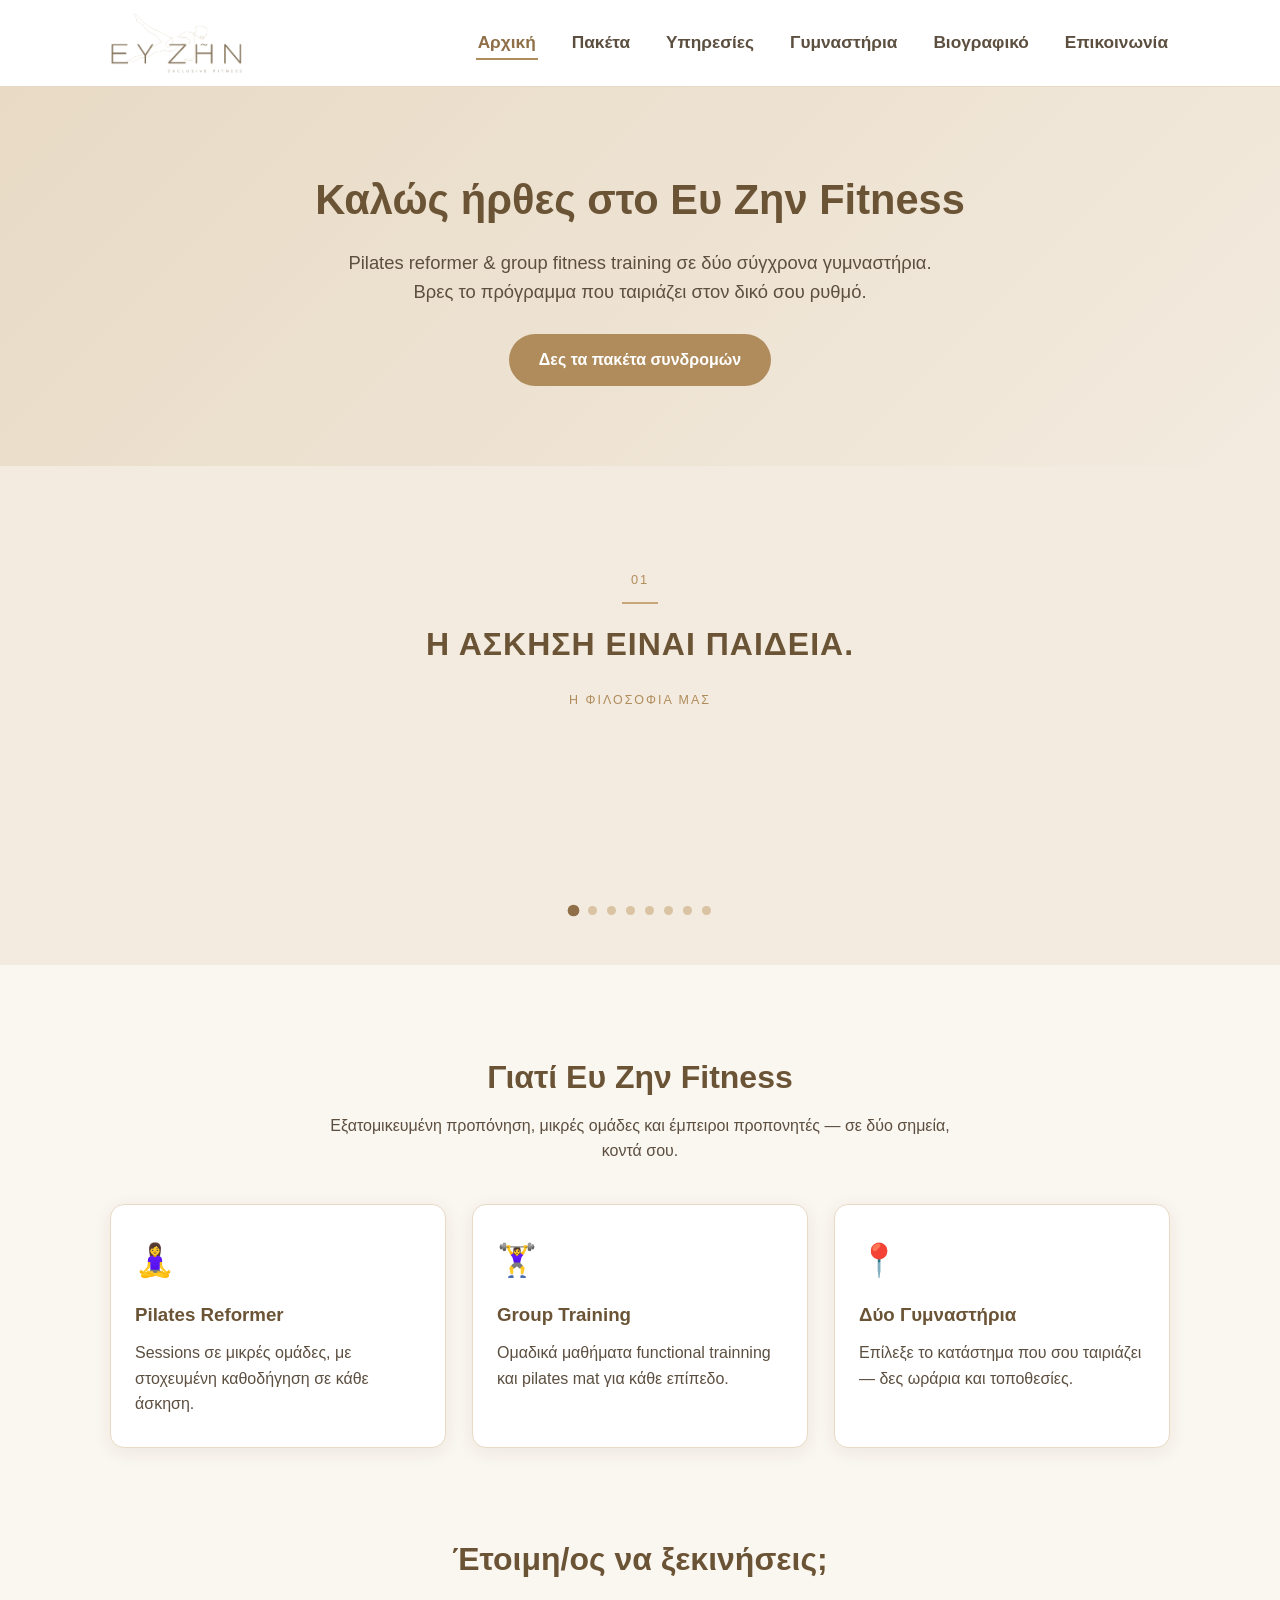
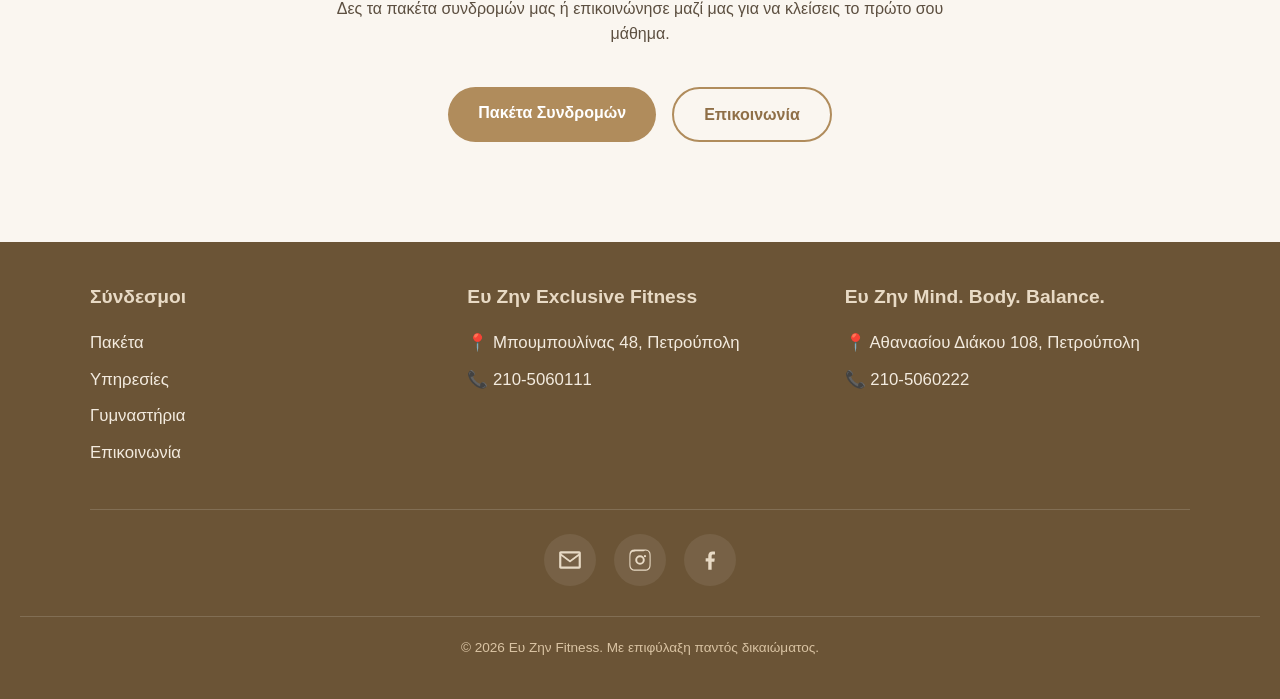
<file: index.html>
<!DOCTYPE html>
<html lang="el">
<head>
<meta charset="UTF-8">
<meta name="viewport" content="width=device-width, initial-scale=1.0">
<title>Ευ Ζην Fitness | Αρχική</title>
<link rel="stylesheet" href="css/style.css">
</head>
<body>

<header>
  <div class="nav-wrap">
    <a href="index.html" class="logo">
        <img src="images/logo.png" alt="Ευ Ζην Fitness λογότυπο">
    </a>
    <button class="nav-toggle" onclick="document.querySelector('nav ul').classList.toggle('open')">☰</button>
    <nav>
      <ul>
        <li><a href="index.html" class="active">Αρχική</a></li>
        <li><a href="packages.html">Πακέτα</a></li>
        <li><a href="services.html">Υπηρεσίες</a></li>
        <li><a href="gyms.html">Γυμναστήρια</a></li>
        <li><a href="bio.html">Βιογραφικό</a></li>
        <li><a href="contact.html">Επικοινωνία</a></li>
      </ul>
    </nav>
  </div>
</header>

<section class="hero">
  <h1>Καλώς ήρθες στο Ευ Ζην Fitness</h1>
  <p>Pilates reformer &amp; group fitness training σε δύο σύγχρονα γυμναστήρια. Βρες το πρόγραμμα που ταιριάζει στον δικό σου ρυθμό.</p>
  <a href="packages.html" class="btn">Δες τα πακέτα συνδρομών</a>
</section>

<section class="philosophy">
  <div class="phil-carousel" id="philCarousel">

    <div class="phil-slide active">
      <span class="phil-num">01</span>
      <h2 class="phil-big">Η άσκηση είναι παιδεία.</h2>
      <span class="phil-tag">Η ΦΙΛΟΣΟΦΙΑ ΜΑΣ</span>
    </div>

    <div class="phil-slide">
      <span class="phil-num">02</span>
      <h3>Το ΕΥ ΖΗΝ γεννήθηκε από μια διαχρονική ελληνική ιδέα.</h3>
      <p>Οι αρχαίοι Έλληνες πίστευαν ότι η κίνηση καλλιεργεί το σώμα, τον νου και τον χαρακτήρα.</p>
      <p>Για εμάς, η άσκηση δεν είναι απλώς προπόνηση. Είναι τρόπος ζωής.</p>
    </div>

    <div class="phil-slide">
      <span class="phil-num">03</span>
      <h3>Η φιλοσοφία μας</h3>
      <ul class="phil-list">
        <li>Ποιοτική κίνηση</li>
        <li>Ισορροπία σώματος &amp; νου</li>
        <li>Συνειδητή άσκηση</li>
        <li>Ευεξία με διάρκεια</li>
      </ul>
    </div>

    <div class="phil-slide">
      <span class="phil-num">04</span>
      <h3>Πίσω από το έργο μας</h3>
      <p>Η Αλίκη είναι πτυχιούχος ΤΕΦΑΑ με:</p>
      <ul class="phil-list">
        <li>Μεταπτυχιακό στην Κοινωνιολογία, Ιστορία &amp; Ανθρωπολογία του Αθλητισμού</li>
        <li>Ειδικότητα στην Ειδική Φυσική Αγωγή &amp; Θεραπευτική Γυμναστική</li>
      </ul>
    </div>

    <div class="phil-slide">
      <span class="phil-num">05</span>
      <h3>Συνεχής εξειδίκευση</h3>
      <ul class="phil-list">
        <li>Pilates Instructor</li>
        <li>Yoga Instructor</li>
        <li>Personal Trainer</li>
      </ul>
      <p>Η επιστημονική γνώση συναντά την εμπειρία και τη σωστή καθοδήγηση.</p>
    </div>

    <div class="phil-slide">
      <span class="phil-num">06</span>
      <h3>Στο ΕΥ ΖΗΝ κάθε συνεδρία έχει σκοπό.</h3>
      <ul class="phil-list">
        <li>Να κινείσαι σωστά.</li>
        <li>Να δυναμώνεις με ασφάλεια.</li>
        <li>Να γνωρίζεις καλύτερα το σώμα σου.</li>
      </ul>
    </div>

    <div class="phil-slide">
      <span class="phil-num">07</span>
      <h3>Μια σύγχρονη συνέχεια της σοφίας των προγόνων μας.</h3>
      <ul class="phil-list">
        <li>Να ζεις με ποιότητα.</li>
        <li>Να κινείσαι με νόημα.</li>
        <li>Να εξελίσσεσαι καθημερινά.</li>
      </ul>
    </div>

    <div class="phil-slide">
      <span class="phil-num">08</span>
      <h3 class="phil-big-sm">Η ευεξία δεν είναι προορισμός.</h3>
      <p>Είναι επιλογή που κάνεις κάθε μέρα.</p>
    </div>

  </div>

  <div class="phil-dots" id="philDots"></div>
</section>

<div class="container">
  <h2 class="section-title">Γιατί Ευ Ζην Fitness</h2>
  <p class="section-sub">Εξατομικευμένη προπόνηση, μικρές ομάδες και έμπειροι προπονητές — σε δύο σημεία, κοντά σου.</p>
  <div class="grid">
    <div class="card">
      <div class="icon">🧘‍♀️</div>
      <h3>Pilates Reformer</h3>
      <p>Sessions σε μικρές ομάδες, με στοχευμένη καθοδήγηση σε κάθε άσκηση.</p>
    </div>
    <div class="card">
      <div class="icon">🏋️‍♀️</div>
      <h3>Group Training</h3>
      <p>Ομαδικά μαθήματα functional trainning και pilates mat για κάθε επίπεδο.</p>
    </div>
    <div class="card">
      <div class="icon">📍</div>
      <h3>Δύο Γυμναστήρια</h3>
      <p>Επίλεξε το κατάστημα που σου ταιριάζει — δες ωράρια και τοποθεσίες.</p>
    </div>
  </div>
</div>

<div class="container" style="padding-top:0;">
  <h2 class="section-title">Έτοιμη/ος να ξεκινήσεις;</h2>
  <p class="section-sub">Δες τα πακέτα συνδρομών μας ή επικοινώνησε μαζί μας για να κλείσεις το πρώτο σου μάθημα.</p>
  <div style="text-align:center; display:flex; gap:16px; justify-content:center; flex-wrap:wrap;">
    <a href="packages.html" class="btn">Πακέτα Συνδρομών</a>
    <a href="contact.html" class="btn btn-outline">Επικοινωνία</a>
  </div>
</div>

<footer>
  <div class="footer-wrap">
    <div class="fcol">
      <h4>Σύνδεσμοι</h4>
      <a href="packages.html">Πακέτα</a>
      <a href="services.html">Υπηρεσίες</a>
      <a href="gyms.html">Γυμναστήρια</a>
      <a href="contact.html">Επικοινωνία</a>
    </div>
    <div class="fcol">
      <h4>Ευ Ζην Exclusive Fitness</h4>
      <p class="ficon-line"><span class="ficon">📍</span> Μπουμπουλίνας 48, Πετρούπολη</p>
      <p class="ficon-line"><span class="ficon">📞</span> 210-5060111</p>
    </div>
    <div class="fcol">
      <h4>Ευ Ζην Mind. Body. Balance.</h4>
      <p class="ficon-line"><span class="ficon">📍</span> Αθανασίου Διάκου 108, Πετρούπολη</p>
      <p class="ficon-line"><span class="ficon">📞</span> 210-5060222</p>
    </div>
  </div>
  <div class="social-row">
  <a href="mailto:euzinfitness@gmail.com" aria-label="Email" class="social-icon">
    <svg viewBox="0 0 24 24" width="22" height="22" fill="currentColor">
      <path d="M2 5.5C2 4.67 2.67 4 3.5 4h17c.83 0 1.5.67 1.5 1.5v13c0 .83-.67 1.5-1.5 1.5h-17C2.67 20 2 19.33 2 18.5v-13zm2 .4v.3l8 6 8-6v-.3H4zm16 2.3l-7.4 5.55a1 1 0 0 1-1.2 0L4 8.2V18h16V8.2z"/>
    </svg>
  </a>
  <a href="https://instagram.com/euzin_fitness" target="_blank" rel="noopener" aria-label="Instagram" class="social-icon">
    <svg viewBox="0 0 24 24" width="22" height="22" fill="currentColor">
      <path d="M12 2.2c3.2 0 3.58.01 4.85.07 1.17.05 1.8.25 2.23.41.56.22.96.48 1.38.9.42.42.68.82.9 1.38.16.42.36 1.06.41 2.23.06 1.27.07 1.65.07 4.85s-.01 3.58-.07 4.85c-.05 1.17-.25 1.8-.41 2.23-.22.56-.48.96-.9 1.38-.42.42-.82.68-1.38.9-.42.16-1.06.36-2.23.41-1.27.06-1.65.07-4.85.07s-3.58-.01-4.85-.07c-1.17-.05-1.8-.25-2.23-.41-.56-.22-.96-.48-1.38-.9-.42-.42-.68-.82-.9-1.38-.16-.42-.36-1.06-.41-2.23C2.21 15.58 2.2 15.2 2.2 12s.01-3.58.07-4.85c.05-1.17.25-1.8.41-2.23.22-.56.48-.96.9-1.38.42-.42.82-.68 1.38-.9.42-.16 1.06-.36 2.23-.41C8.42 2.21 8.8 2.2 12 2.2zm0 1.8c-3.14 0-3.5.01-4.73.07-.96.04-1.48.2-1.83.34-.46.18-.79.39-1.13.74-.35.34-.56.67-.74 1.13-.14.35-.3.87-.34 1.83C3.17 8.5 3.16 8.86 3.16 12s.01 3.5.07 4.73c.04.96.2 1.48.34 1.83.18.46.39.79.74 1.13.34.35.67.56 1.13.74.35.14.87.3 1.83.34 1.23.06 1.59.07 4.73.07s3.5-.01 4.73-.07c.96-.04 1.48-.2 1.83-.34.46-.18.79-.39 1.13-.74.35-.34.56-.67.74-1.13.14-.35.3-.87.34-1.83.06-1.23.07-1.59.07-4.73s-.01-3.5-.07-4.73c-.04-.96-.2-1.48-.34-1.83-.18-.46-.39-.79-.74-1.13a3.02 3.02 0 0 0-1.13-.74c-.35-.14-.87-.3-1.83-.34C15.5 4.01 15.14 4 12 4zm0 3.6a4.4 4.4 0 1 1 0 8.8 4.4 4.4 0 0 1 0-8.8zm0 1.8a2.6 2.6 0 1 0 0 5.2 2.6 2.6 0 0 0 0-5.2zm4.6-2a1.03 1.03 0 1 1 0 2.06 1.03 1.03 0 0 1 0-2.06z"/>
    </svg>
  </a>
  <a href="https://facebook.com/euzinexclusivefitness" target="_blank" rel="noopener" aria-label="Facebook" class="social-icon">
    <svg viewBox="0 0 24 24" width="22" height="22" fill="currentColor">
      <path d="M13.5 21v-7.5h2.5l.4-3H13.5V8.4c0-.87.24-1.46 1.5-1.46h1.6V4.3c-.28-.04-1.22-.12-2.32-.12-2.3 0-3.88 1.4-3.88 3.98v2.22H8v3h2.4V21h3.1z"/>
    </svg>
  </a>
</div>

  <div class="footer-bottom">© 2026 Ευ Ζην Fitness. Με επιφύλαξη παντός δικαιώματος.</div>
</footer>

<script>
    const slides = document.querySelectorAll('.phil-slide');
    const dotsWrap = document.getElementById('philDots');
    let current = 0;
    let timer;

    slides.forEach((_, i) => {
        const dot = document.createElement('button');
        dot.className = 'phil-dot' + (i === 0 ? ' active' : '');
        dot.addEventListener('click', () => goTo(i));
        dotsWrap.appendChild(dot);
    });
    const dots = document.querySelectorAll('.phil-dot');

    function goTo(index) {
        slides[current].classList.remove('active');
        dots[current].classList.remove('active');
        current = index;
        slides[current].classList.add('active');
        dots[current].classList.add('active');
        resetTimer();
    }

    function next() {
        goTo((current + 1) % slides.length);
    }

    function resetTimer() {
        clearInterval(timer);
        timer = setInterval(next, 5000);
    }

    resetTimer();
</script>

</body>
</html>
</file>
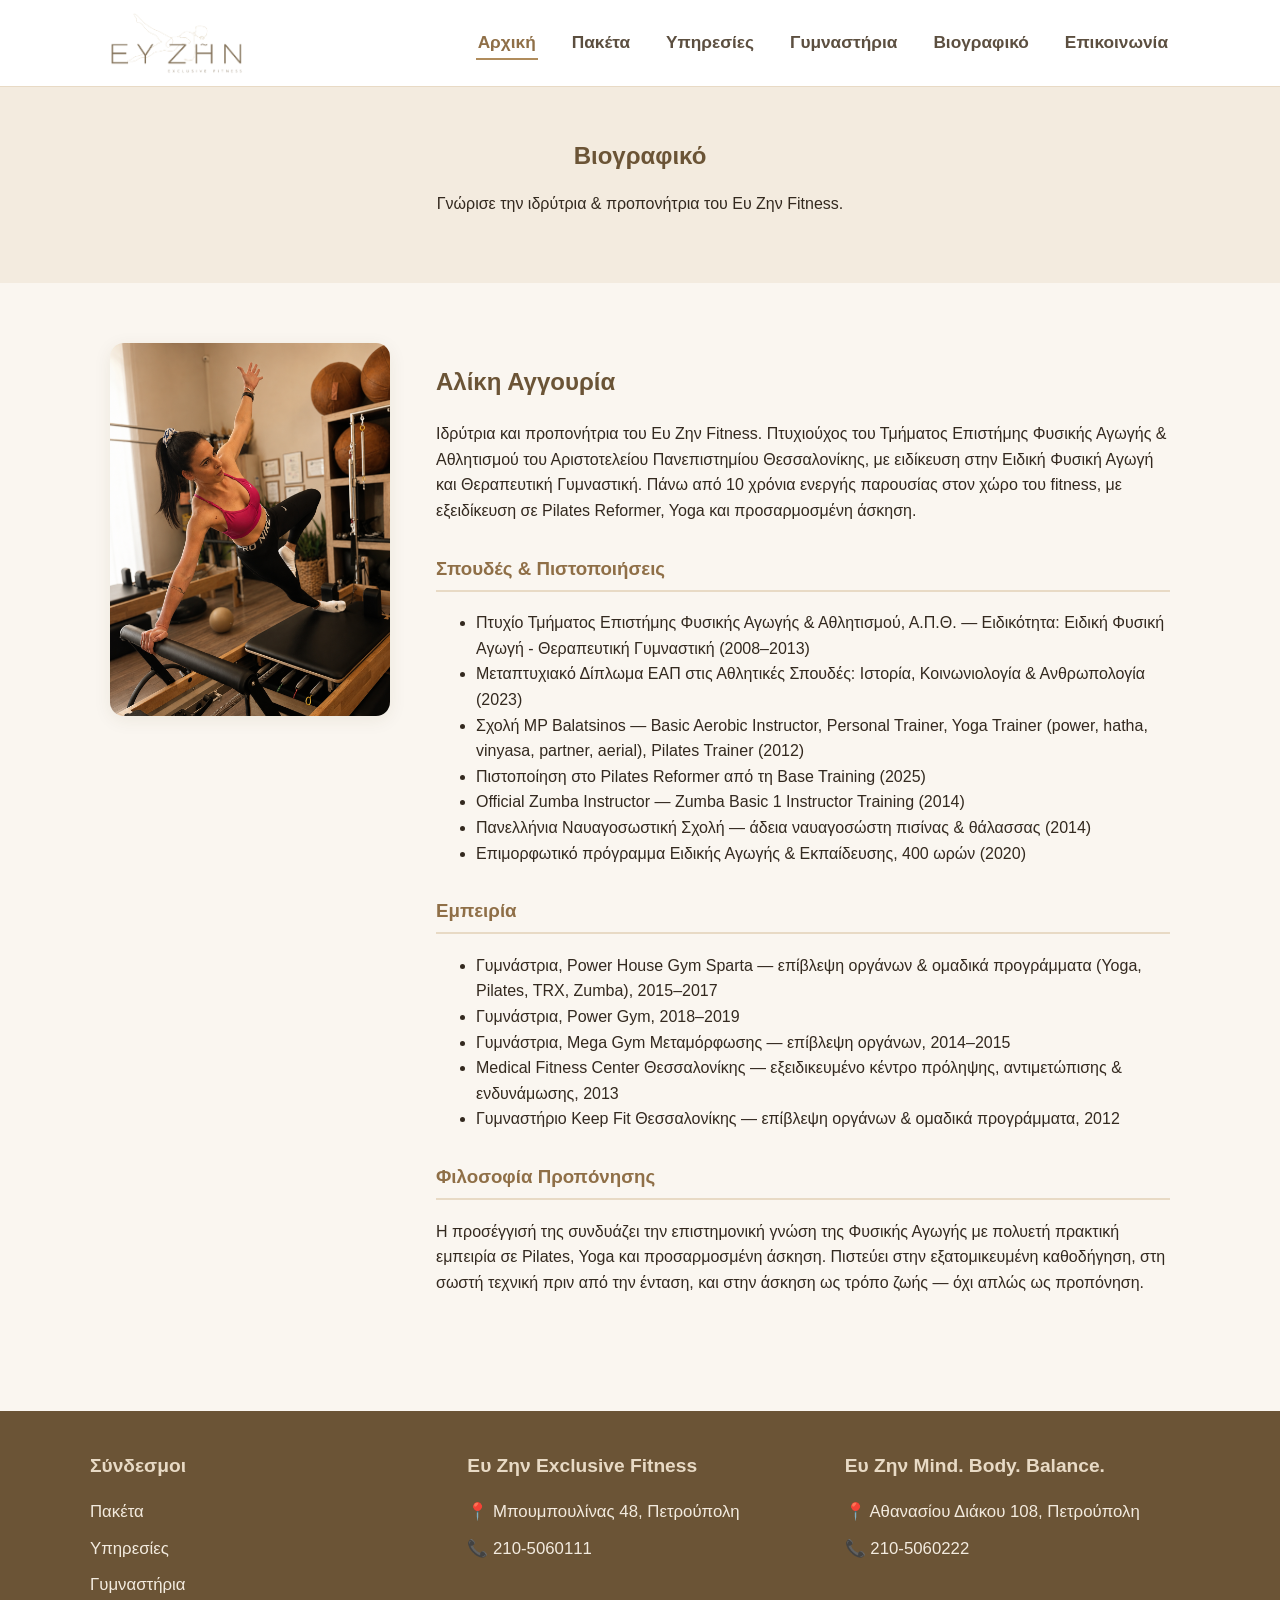
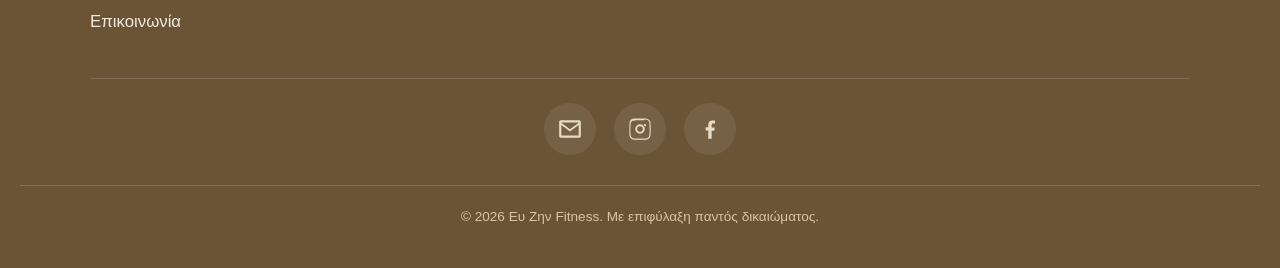
<file: bio.html>
<!DOCTYPE html>
<html lang="el">
<head>
<meta charset="UTF-8">
<meta name="viewport" content="width=device-width, initial-scale=1.0">
<title>Ευ Ζην Fitness | Βιογραφικό</title>
<link rel="stylesheet" href="css/style.css">
</head>
<body>

<header>
  <div class="nav-wrap">
    <a href="index.html" class="logo">
        <img src="images/logo.png" alt="Ευ Ζην Fitness λογότυπο">
    </a>
    <button class="nav-toggle" onclick="document.querySelector('nav ul').classList.toggle('open')">☰</button>
    <nav>
      <ul>
        <li><a href="index.html" class="active">Αρχική</a></li>
        <li><a href="packages.html">Πακέτα</a></li>
        <li><a href="services.html">Υπηρεσίες</a></li>
        <li><a href="gyms.html">Γυμναστήρια</a></li>
        <li><a href="bio.html">Βιογραφικό</a></li>
        <li><a href="contact.html">Επικοινωνία</a></li>
      </ul>
    </nav>
  </div>
</header>

<section class="page-hero">
  <h1>Βιογραφικό</h1>
  <p>Γνώρισε την ιδρύτρια &amp; προπονήτρια του Ευ Ζην Fitness.</p>
</section>

<div class="container">
  <div class="bio-wrap">
    <div class="bio-photo">
      <img src="images/trainer.PNG" alt="Αλίκη Αγγουρία">
    </div>
    <div class="bio-text">
      <h2>Αλίκη Αγγουρία</h2>
      <p>Ιδρύτρια και προπονήτρια του Ευ Ζην Fitness. Πτυχιούχος του Τμήματος Επιστήμης Φυσικής Αγωγής &amp; Αθλητισμού του Αριστοτελείου Πανεπιστημίου Θεσσαλονίκης, με ειδίκευση στην Ειδική Φυσική Αγωγή και Θεραπευτική Γυμναστική. Πάνω από 10 χρόνια ενεργής παρουσίας στον χώρο του fitness, με εξειδίκευση σε Pilates Reformer, Yoga και προσαρμοσμένη άσκηση.</p>

      <h3>Σπουδές &amp; Πιστοποιήσεις</h3>
      <ul>
        <li>Πτυχίο Τμήματος Επιστήμης Φυσικής Αγωγής &amp; Αθλητισμού, Α.Π.Θ. — Ειδικότητα: Ειδική Φυσική Αγωγή - Θεραπευτική Γυμναστική (2008–2013)</li>
        <li>Μεταπτυχιακό Δίπλωμα ΕΑΠ στις Αθλητικές Σπουδές: Ιστορία, Κοινωνιολογία &amp; Ανθρωπολογία (2023)</li>
        <li>Σχολή MP Balatsinos — Basic Aerobic Instructor, Personal Trainer, Yoga Trainer (power, hatha, vinyasa, partner, aerial), Pilates Trainer (2012)</li>
        <li>Πιστοποίηση στο Pilates Reformer από τη Base Training (2025)</li>
        <li>Official Zumba Instructor — Zumba Basic 1 Instructor Training (2014)</li>
        <li>Πανελλήνια Ναυαγοσωστική Σχολή — άδεια ναυαγοσώστη πισίνας &amp; θάλασσας (2014)</li>
        <li>Επιμορφωτικό πρόγραμμα Ειδικής Αγωγής &amp; Εκπαίδευσης, 400 ωρών (2020)</li>
      </ul>

      <h3>Εμπειρία</h3>
      <ul>
        <li>Γυμνάστρια, Power House Gym Sparta — επίβλεψη οργάνων &amp; ομαδικά προγράμματα (Yoga, Pilates, TRX, Zumba), 2015–2017</li>
        <li>Γυμνάστρια, Power Gym, 2018–2019</li>
        <li>Γυμνάστρια, Mega Gym Μεταμόρφωσης — επίβλεψη οργάνων, 2014–2015</li>
        <li>Medical Fitness Center Θεσσαλονίκης — εξειδικευμένο κέντρο πρόληψης, αντιμετώπισης &amp; ενδυνάμωσης, 2013</li>
        <li>Γυμναστήριο Keep Fit Θεσσαλονίκης — επίβλεψη οργάνων &amp; ομαδικά προγράμματα, 2012</li>
      </ul>

      <h3>Φιλοσοφία Προπόνησης</h3>
      <p>Η προσέγγισή της συνδυάζει την επιστημονική γνώση της Φυσικής Αγωγής με πολυετή πρακτική εμπειρία σε Pilates, Yoga και προσαρμοσμένη άσκηση. Πιστεύει στην εξατομικευμένη καθοδήγηση, στη σωστή τεχνική πριν από την ένταση, και στην άσκηση ως τρόπο ζωής — όχι απλώς ως προπόνηση.</p>
    </div>
  </div>
</div>

<footer>
  <div class="footer-wrap">
    <div class="fcol">
      <h4>Σύνδεσμοι</h4>
      <a href="packages.html">Πακέτα</a>
      <a href="services.html">Υπηρεσίες</a>
      <a href="gyms.html">Γυμναστήρια</a>
      <a href="contact.html">Επικοινωνία</a>
    </div>
    <div class="fcol">
      <h4>Ευ Ζην Exclusive Fitness</h4>
      <p class="ficon-line"><span class="ficon">📍</span> Μπουμπουλίνας 48, Πετρούπολη</p>
      <p class="ficon-line"><span class="ficon">📞</span> 210-5060111</p>
    </div>
    <div class="fcol">
      <h4>Ευ Ζην Mind. Body. Balance.</h4>
      <p class="ficon-line"><span class="ficon">📍</span> Αθανασίου Διάκου 108, Πετρούπολη</p>
      <p class="ficon-line"><span class="ficon">📞</span> 210-5060222</p>
    </div>
  </div>
  <div class="social-row">
  <a href="mailto:euzinfitness@gmail.com" aria-label="Email" class="social-icon">
    <svg viewBox="0 0 24 24" width="22" height="22" fill="currentColor">
      <path d="M2 5.5C2 4.67 2.67 4 3.5 4h17c.83 0 1.5.67 1.5 1.5v13c0 .83-.67 1.5-1.5 1.5h-17C2.67 20 2 19.33 2 18.5v-13zm2 .4v.3l8 6 8-6v-.3H4zm16 2.3l-7.4 5.55a1 1 0 0 1-1.2 0L4 8.2V18h16V8.2z"/>
    </svg>
  </a>
  <a href="https://instagram.com/euzin_fitness" target="_blank" rel="noopener" aria-label="Instagram" class="social-icon">
    <svg viewBox="0 0 24 24" width="22" height="22" fill="currentColor">
      <path d="M12 2.2c3.2 0 3.58.01 4.85.07 1.17.05 1.8.25 2.23.41.56.22.96.48 1.38.9.42.42.68.82.9 1.38.16.42.36 1.06.41 2.23.06 1.27.07 1.65.07 4.85s-.01 3.58-.07 4.85c-.05 1.17-.25 1.8-.41 2.23-.22.56-.48.96-.9 1.38-.42.42-.82.68-1.38.9-.42.16-1.06.36-2.23.41-1.27.06-1.65.07-4.85.07s-3.58-.01-4.85-.07c-1.17-.05-1.8-.25-2.23-.41-.56-.22-.96-.48-1.38-.9-.42-.42-.68-.82-.9-1.38-.16-.42-.36-1.06-.41-2.23C2.21 15.58 2.2 15.2 2.2 12s.01-3.58.07-4.85c.05-1.17.25-1.8.41-2.23.22-.56.48-.96.9-1.38.42-.42.82-.68 1.38-.9.42-.16 1.06-.36 2.23-.41C8.42 2.21 8.8 2.2 12 2.2zm0 1.8c-3.14 0-3.5.01-4.73.07-.96.04-1.48.2-1.83.34-.46.18-.79.39-1.13.74-.35.34-.56.67-.74 1.13-.14.35-.3.87-.34 1.83C3.17 8.5 3.16 8.86 3.16 12s.01 3.5.07 4.73c.04.96.2 1.48.34 1.83.18.46.39.79.74 1.13.34.35.67.56 1.13.74.35.14.87.3 1.83.34 1.23.06 1.59.07 4.73.07s3.5-.01 4.73-.07c.96-.04 1.48-.2 1.83-.34.46-.18.79-.39 1.13-.74.35-.34.56-.67.74-1.13.14-.35.3-.87.34-1.83.06-1.23.07-1.59.07-4.73s-.01-3.5-.07-4.73c-.04-.96-.2-1.48-.34-1.83-.18-.46-.39-.79-.74-1.13a3.02 3.02 0 0 0-1.13-.74c-.35-.14-.87-.3-1.83-.34C15.5 4.01 15.14 4 12 4zm0 3.6a4.4 4.4 0 1 1 0 8.8 4.4 4.4 0 0 1 0-8.8zm0 1.8a2.6 2.6 0 1 0 0 5.2 2.6 2.6 0 0 0 0-5.2zm4.6-2a1.03 1.03 0 1 1 0 2.06 1.03 1.03 0 0 1 0-2.06z"/>
    </svg>
  </a>
  <a href="https://facebook.com/euzinexclusivefitness" target="_blank" rel="noopener" aria-label="Facebook" class="social-icon">
    <svg viewBox="0 0 24 24" width="22" height="22" fill="currentColor">
      <path d="M13.5 21v-7.5h2.5l.4-3H13.5V8.4c0-.87.24-1.46 1.5-1.46h1.6V4.3c-.28-.04-1.22-.12-2.32-.12-2.3 0-3.88 1.4-3.88 3.98v2.22H8v3h2.4V21h3.1z"/>
    </svg>
  </a>
</div>

  <div class="footer-bottom">© 2026 Ευ Ζην Fitness. Με επιφύλαξη παντός δικαιώματος.</div>
</footer>

</body>
</html>
</file>
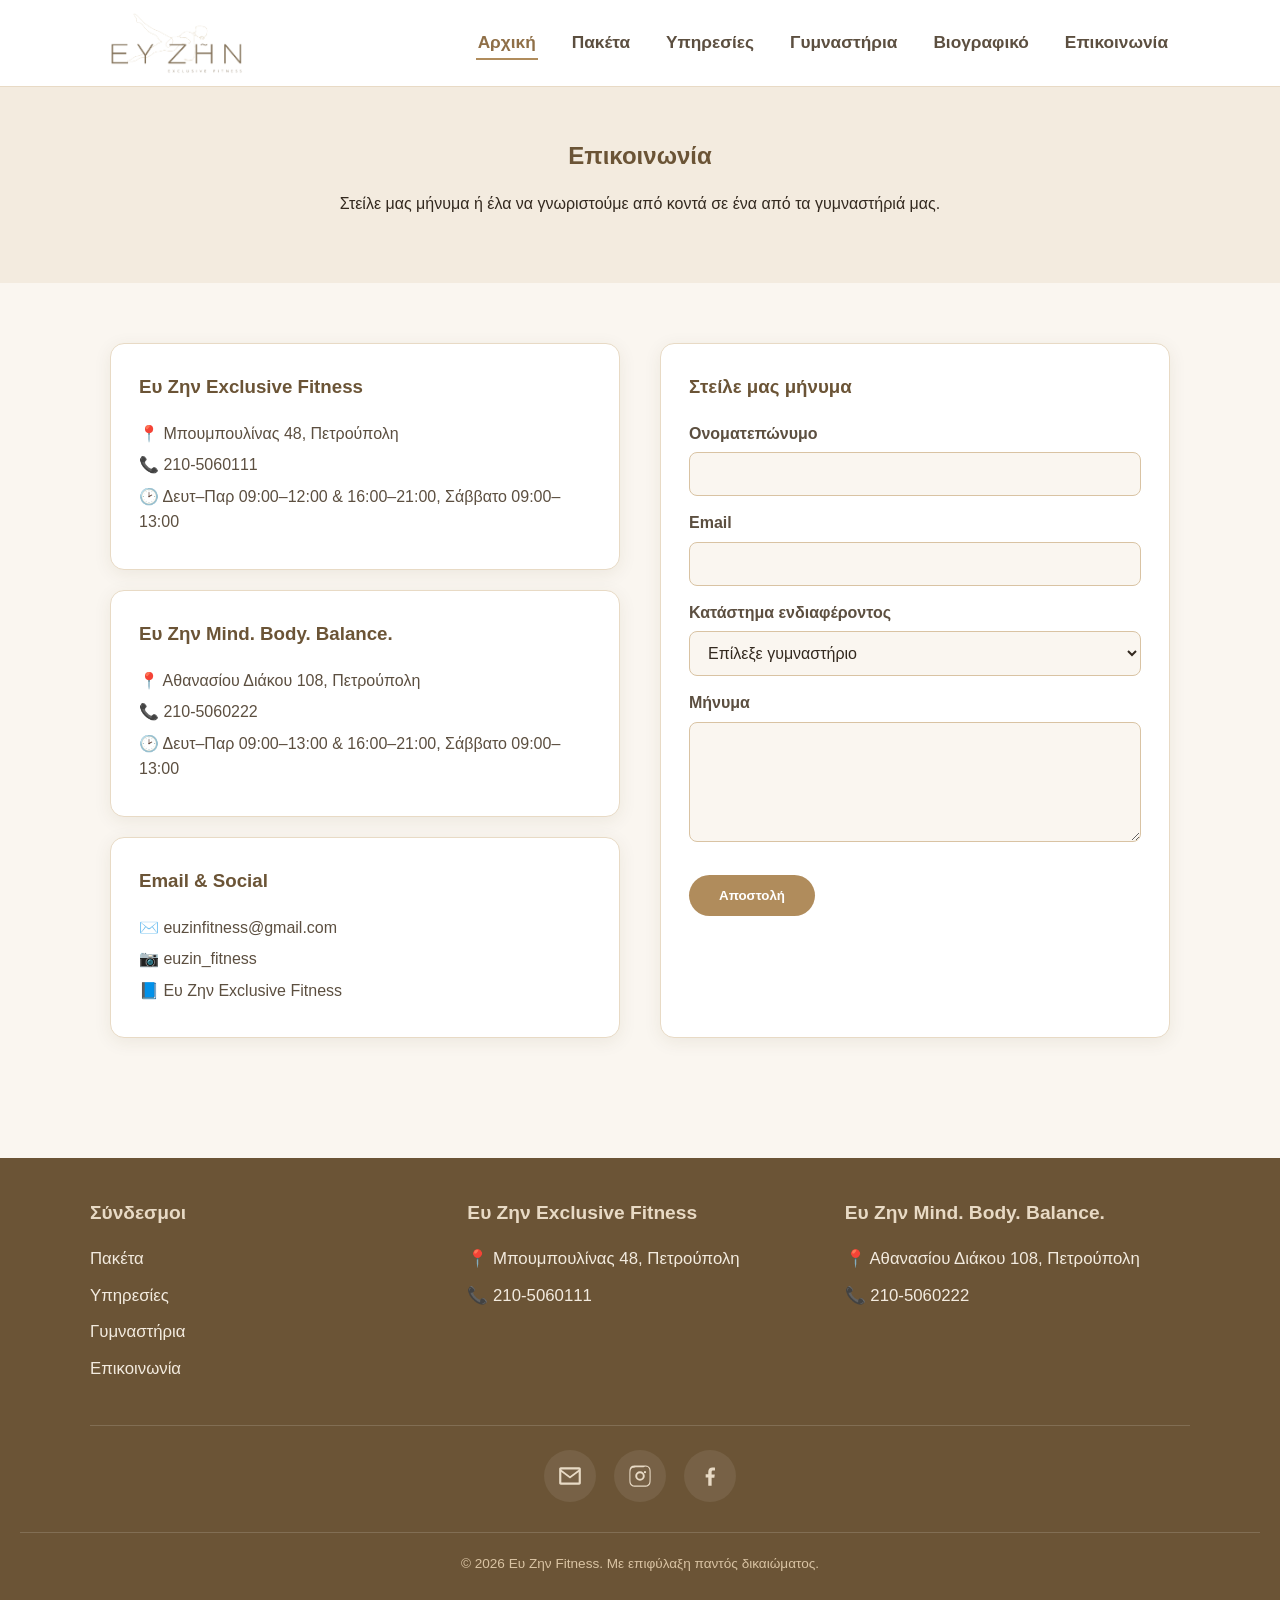
<file: contact.html>
<!DOCTYPE html>
<html lang="el">
<head>
<meta charset="UTF-8">
<meta name="viewport" content="width=device-width, initial-scale=1.0">
<title>Ευ Ζην Fitness | Επικοινωνία</title>
<link rel="stylesheet" href="css/style.css">
</head>
<body>

<header>
  <div class="nav-wrap">
    <a href="index.html" class="logo">
        <img src="images/logo.png" alt="Ευ Ζην Fitness λογότυπο">
    </a>
    <button class="nav-toggle" onclick="document.querySelector('nav ul').classList.toggle('open')">☰</button>
    <nav>
      <ul>
        <li><a href="index.html" class="active">Αρχική</a></li>
        <li><a href="packages.html">Πακέτα</a></li>
        <li><a href="services.html">Υπηρεσίες</a></li>
        <li><a href="gyms.html">Γυμναστήρια</a></li>
        <li><a href="bio.html">Βιογραφικό</a></li>
        <li><a href="contact.html">Επικοινωνία</a></li>
      </ul>
    </nav>
  </div>
</header>

<section class="page-hero">
  <h1>Επικοινωνία</h1>
  <p>Στείλε μας μήνυμα ή έλα να γνωριστούμε από κοντά σε ένα από τα  γυμναστήριά μας.</p>
</section>

<div class="container">
  <div class="contact-grid">

    <div>
      <div class="contact-card">
        <h3>Ευ Ζην Exclusive Fitness</h3>
        <p>📍 Μπουμπουλίνας 48, Πετρούπολη</p>
        <p>📞 210-5060111</p>
        <p>🕑 Δευτ–Παρ 09:00–12:00 &amp; 16:00–21:00, Σάββατο 09:00–13:00</p>
      </div>
      <div class="contact-card">
        <h3>Ευ Ζην Mind. Body. Balance.</h3>
        <p>📍 Αθανασίου Διάκου 108, Πετρούπολη</p>
        <p>📞 210-5060222</p>
        <p>🕑 Δευτ–Παρ 09:00–13:00 &amp; 16:00–21:00, Σάββατο 09:00–13:00</p>
      </div>
      <div class="contact-card">
        <h3>Email &amp; Social</h3>
        <p>✉️ euzinfitness@gmail.com</p>
        <p>📷 euzin_fitness</p>
        <p>📘 Ευ Ζην Exclusive Fitness</p>
      </div>
    </div>

    <div class="contact-card">
      <h3>Στείλε μας μήνυμα</h3>
      <form id="contactForm" action="https://formspree.io/f/mqpaqwpw" method="POST">
        <label for="name">Ονοματεπώνυμο</label>
        <input type="text" id="name" name="name" required>

        <label for="email">Email</label>
        <input type="email" id="email" name="email" required>

        <label for="gym">Κατάστημα ενδιαφέροντος</label>
        <select id="gym" name="gym" required>
          <option value="" disabled selected>Επίλεξε γυμναστήριο</option>
          <option value="Κατάστημα 1">Ευ Ζην Exclusive Fitness, Μπουμπουλίνας 48 Πετρούπολη</option>
          <option value="Κατάστημα 2">Ευ Ζην Mind. Body. Balance., Αθ. Διάκου 108, Πετρούπολη</option>
        </select>

        <label for="message">Μήνυμα</label>
        <textarea id="message" name="message" required></textarea>

        <input type="hidden" name="_subject" value="Νέο μήνυμα από euzinfitness.gr">
        <input type="text" name="_gotcha" style="display:none">

        <br><br>
        <button type="submit" class="btn" id="contactSubmitBtn" style="border:none; cursor:pointer;">Αποστολή</button>
      </form>
      <p id="contactSuccessMsg" style="display:none; color: var(--sand-600); font-weight:600; margin-top:16px;">
        ✓ Ευχαριστούμε! Το μήνυμά σου στάλθηκε — θα επικοινωνήσουμε σύντομα.
      </p>
      <p id="contactErrorMsg" style="display:none; color:#b33; font-weight:600; margin-top:16px;">
        Κάτι πήγε στραβά. Δοκίμασε ξανά ή στείλε μας email απευθείας στο euzinfitness@gmail.com.
      </p>
    </div>

  </div>
</div>

<footer>
  <div class="footer-wrap">
    <div class="fcol">
      <h4>Σύνδεσμοι</h4>
      <a href="packages.html">Πακέτα</a>
      <a href="services.html">Υπηρεσίες</a>
      <a href="gyms.html">Γυμναστήρια</a>
      <a href="contact.html">Επικοινωνία</a>
    </div>
    <div class="fcol">
      <h4>Ευ Ζην Exclusive Fitness</h4>
      <p class="ficon-line"><span class="ficon">📍</span> Μπουμπουλίνας 48, Πετρούπολη</p>
      <p class="ficon-line"><span class="ficon">📞</span> 210-5060111</p>
    </div>
    <div class="fcol">
      <h4>Ευ Ζην Mind. Body. Balance.</h4>
      <p class="ficon-line"><span class="ficon">📍</span> Αθανασίου Διάκου 108, Πετρούπολη</p>
      <p class="ficon-line"><span class="ficon">📞</span> 210-5060222</p>
    </div>
  </div>
  <div class="social-row">
  <a href="mailto:euzinfitness@gmail.com" aria-label="Email" class="social-icon">
    <svg viewBox="0 0 24 24" width="22" height="22" fill="currentColor">
      <path d="M2 5.5C2 4.67 2.67 4 3.5 4h17c.83 0 1.5.67 1.5 1.5v13c0 .83-.67 1.5-1.5 1.5h-17C2.67 20 2 19.33 2 18.5v-13zm2 .4v.3l8 6 8-6v-.3H4zm16 2.3l-7.4 5.55a1 1 0 0 1-1.2 0L4 8.2V18h16V8.2z"/>
    </svg>
  </a>
  <a href="https://instagram.com/euzin_fitness" target="_blank" rel="noopener" aria-label="Instagram" class="social-icon">
    <svg viewBox="0 0 24 24" width="22" height="22" fill="currentColor">
      <path d="M12 2.2c3.2 0 3.58.01 4.85.07 1.17.05 1.8.25 2.23.41.56.22.96.48 1.38.9.42.42.68.82.9 1.38.16.42.36 1.06.41 2.23.06 1.27.07 1.65.07 4.85s-.01 3.58-.07 4.85c-.05 1.17-.25 1.8-.41 2.23-.22.56-.48.96-.9 1.38-.42.42-.82.68-1.38.9-.42.16-1.06.36-2.23.41-1.27.06-1.65.07-4.85.07s-3.58-.01-4.85-.07c-1.17-.05-1.8-.25-2.23-.41-.56-.22-.96-.48-1.38-.9-.42-.42-.68-.82-.9-1.38-.16-.42-.36-1.06-.41-2.23C2.21 15.58 2.2 15.2 2.2 12s.01-3.58.07-4.85c.05-1.17.25-1.8.41-2.23.22-.56.48-.96.9-1.38.42-.42.82-.68 1.38-.9.42-.16 1.06-.36 2.23-.41C8.42 2.21 8.8 2.2 12 2.2zm0 1.8c-3.14 0-3.5.01-4.73.07-.96.04-1.48.2-1.83.34-.46.18-.79.39-1.13.74-.35.34-.56.67-.74 1.13-.14.35-.3.87-.34 1.83C3.17 8.5 3.16 8.86 3.16 12s.01 3.5.07 4.73c.04.96.2 1.48.34 1.83.18.46.39.79.74 1.13.34.35.67.56 1.13.74.35.14.87.3 1.83.34 1.23.06 1.59.07 4.73.07s3.5-.01 4.73-.07c.96-.04 1.48-.2 1.83-.34.46-.18.79-.39 1.13-.74.35-.34.56-.67.74-1.13.14-.35.3-.87.34-1.83.06-1.23.07-1.59.07-4.73s-.01-3.5-.07-4.73c-.04-.96-.2-1.48-.34-1.83-.18-.46-.39-.79-.74-1.13a3.02 3.02 0 0 0-1.13-.74c-.35-.14-.87-.3-1.83-.34C15.5 4.01 15.14 4 12 4zm0 3.6a4.4 4.4 0 1 1 0 8.8 4.4 4.4 0 0 1 0-8.8zm0 1.8a2.6 2.6 0 1 0 0 5.2 2.6 2.6 0 0 0 0-5.2zm4.6-2a1.03 1.03 0 1 1 0 2.06 1.03 1.03 0 0 1 0-2.06z"/>
    </svg>
  </a>
  <a href="https://facebook.com/euzinexclusivefitness" target="_blank" rel="noopener" aria-label="Facebook" class="social-icon">
    <svg viewBox="0 0 24 24" width="22" height="22" fill="currentColor">
      <path d="M13.5 21v-7.5h2.5l.4-3H13.5V8.4c0-.87.24-1.46 1.5-1.46h1.6V4.3c-.28-.04-1.22-.12-2.32-.12-2.3 0-3.88 1.4-3.88 3.98v2.22H8v3h2.4V21h3.1z"/>
    </svg>
  </a>
</div>

  <div class="footer-bottom">© 2026 Ευ Ζην Fitness. Με επιφύλαξη παντός δικαιώματος.</div>
</footer>

<script>
  const contactForm = document.getElementById('contactForm');
  const submitBtn = document.getElementById('contactSubmitBtn');
  const successMsg = document.getElementById('contactSuccessMsg');
  const errorMsg = document.getElementById('contactErrorMsg');

  contactForm.addEventListener('submit', function (e) {
    e.preventDefault();
    successMsg.style.display = 'none';
    errorMsg.style.display = 'none';
    submitBtn.disabled = true;
    submitBtn.textContent = 'Αποστολή...';

    fetch(contactForm.action, {
      method: 'POST',
      body: new FormData(contactForm),
      headers: { 'Accept': 'application/json' }
    })
      .then(response => {
        if (response.ok) {
          contactForm.reset();
          successMsg.style.display = 'block';
        } else {
          errorMsg.style.display = 'block';
        }
      })
      .catch(() => {
        errorMsg.style.display = 'block';
      })
      .finally(() => {
        submitBtn.disabled = false;
        submitBtn.textContent = 'Αποστολή';
      });
  });
</script>
</body>
</html>
</file>
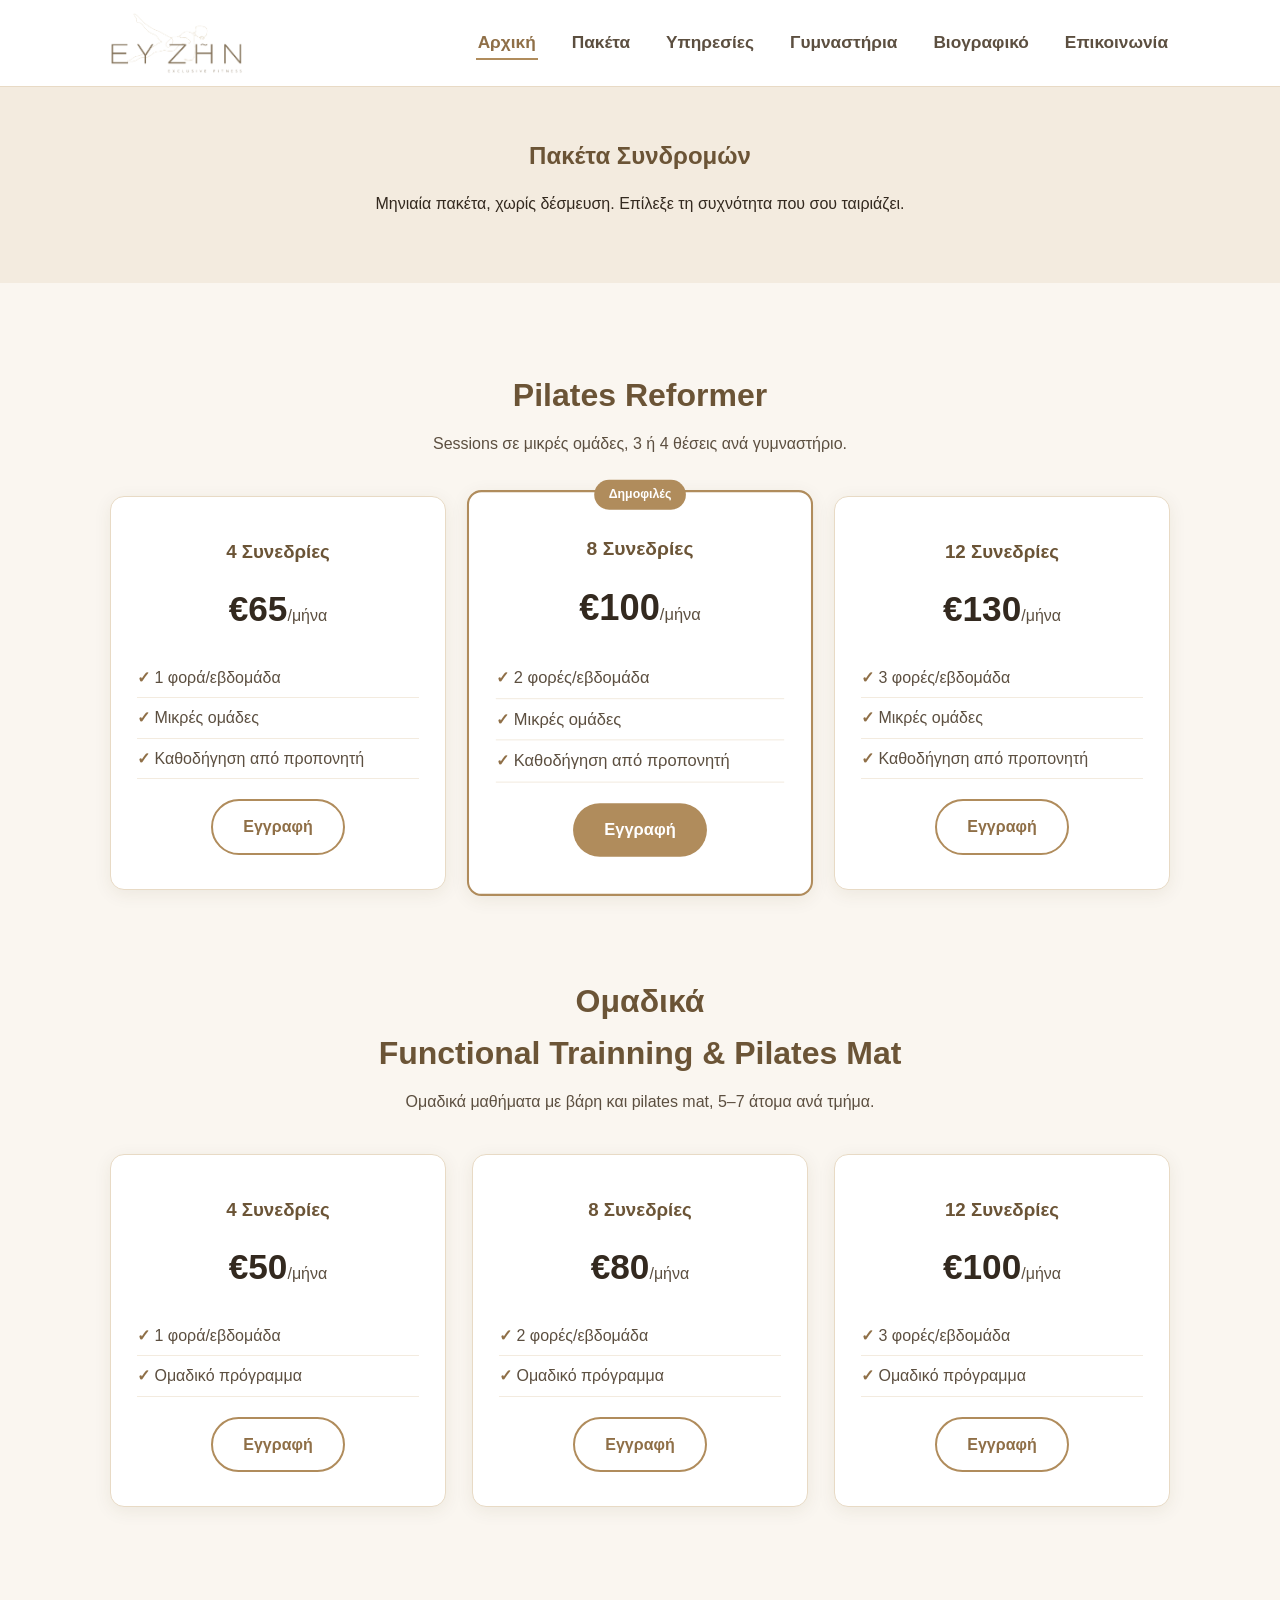
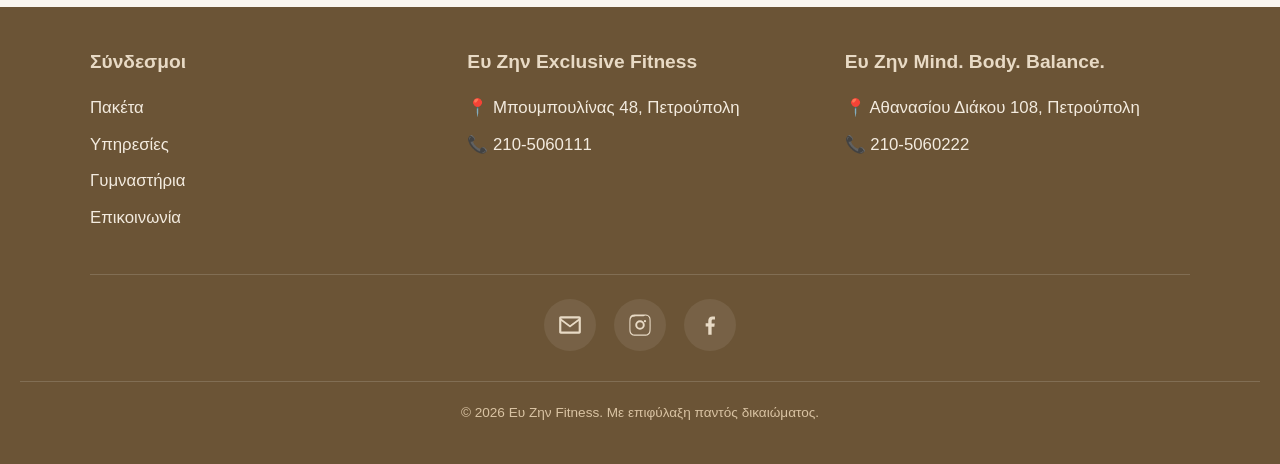
<file: packages.html>
<!DOCTYPE html>
<html lang="el">
<head>
<meta charset="UTF-8">
<meta name="viewport" content="width=device-width, initial-scale=1.0">
<title>Ευ Ζην Fitness | Πακέτα Συνδρομών</title>
<link rel="stylesheet" href="css/style.css">
</head>
<body>

<header>
  <div class="nav-wrap">
    <a href="index.html" class="logo">
        <img src="images/logo.png" alt="Ευ Ζην Fitness λογότυπο">
    </a>
    <button class="nav-toggle" onclick="document.querySelector('nav ul').classList.toggle('open')">☰</button>
    <nav>
      <ul>
        <li><a href="index.html" class="active">Αρχική</a></li>
        <li><a href="packages.html">Πακέτα</a></li>
        <li><a href="services.html">Υπηρεσίες</a></li>
        <li><a href="gyms.html">Γυμναστήρια</a></li>
        <li><a href="bio.html">Βιογραφικό</a></li>
        <li><a href="contact.html">Επικοινωνία</a></li>
      </ul>
    </nav>
  </div>
</header>

<section class="page-hero">
  <h1>Πακέτα Συνδρομών</h1>
  <p>Μηνιαία πακέτα, χωρίς δέσμευση. Επίλεξε τη συχνότητα που σου ταιριάζει.</p>
</section>

<div class="container">
  <h2 class="section-title">Pilates Reformer</h2>
  <p class="section-sub">Sessions σε μικρές ομάδες, 3 ή 4 θέσεις ανά γυμναστήριο.</p>
  <div class="pricing-grid">
    <div class="price-card">
      <h3>4 Συνεδρίες</h3>
      <div class="price">€65<span>/μήνα</span></div>
      <ul>
        <li>1 φορά/εβδομάδα</li>
        <li>Μικρές ομάδες</li>
        <li>Καθοδήγηση από προπονητή</li>
      </ul>
      <a href="contact.html" class="btn btn-outline">Εγγραφή</a>
    </div>
    <div class="price-card featured">
      <span class="badge">Δημοφιλές</span>
      <h3>8 Συνεδρίες</h3>
      <div class="price">€100<span>/μήνα</span></div>
      <ul>
        <li>2 φορές/εβδομάδα</li>
        <li>Μικρές ομάδες</li>
        <li>Καθοδήγηση από προπονητή</li>
      </ul>
      <a href="contact.html" class="btn">Εγγραφή</a>
    </div>
    <div class="price-card">
      <h3>12 Συνεδρίες</h3>
      <div class="price">€130<span>/μήνα</span></div>
      <ul>
        <li>3 φορές/εβδομάδα</li>
        <li>Μικρές ομάδες</li>
        <li>Καθοδήγηση από προπονητή</li>
      </ul>
      <a href="contact.html" class="btn btn-outline">Εγγραφή</a>
    </div>
  </div>
</div>

<div class="container" style="padding-top:0;">
  <h2 class="section-title">Ομαδικά <br>Functional Trainning &amp; Pilates Mat</h2>
  <p class="section-sub">Ομαδικά μαθήματα με βάρη και pilates mat, 5–7 άτομα ανά τμήμα.</p>
  <div class="pricing-grid">
    <div class="price-card">
      <h3>4 Συνεδρίες</h3>
      <div class="price">€50<span>/μήνα</span></div>
      <ul>
        <li>1 φορά/εβδομάδα</li>
        <li>Ομαδικό πρόγραμμα</li>
      </ul>
      <a href="contact.html" class="btn btn-outline">Εγγραφή</a>
    </div>
    <div class="price-card">
      <h3>8 Συνεδρίες</h3>
      <div class="price">€80<span>/μήνα</span></div>
      <ul>
        <li>2 φορές/εβδομάδα</li>
        <li>Ομαδικό πρόγραμμα</li>
      </ul>
      <a href="contact.html" class="btn btn-outline">Εγγραφή</a>
    </div>
    <div class="price-card">
      <h3>12 Συνεδρίες</h3>
      <div class="price">€100<span>/μήνα</span></div>
      <ul>
        <li>3 φορές/εβδομάδα</li>
        <li>Ομαδικό πρόγραμμα</li>
      </ul>
      <a href="contact.html" class="btn btn-outline">Εγγραφή</a>
    </div>
  </div>
</div>

<footer>
  <div class="footer-wrap">
    <div class="fcol">
      <h4>Σύνδεσμοι</h4>
      <a href="packages.html">Πακέτα</a>
      <a href="services.html">Υπηρεσίες</a>
      <a href="gyms.html">Γυμναστήρια</a>
      <a href="contact.html">Επικοινωνία</a>
    </div>
    <div class="fcol">
      <h4>Ευ Ζην Exclusive Fitness</h4>
      <p class="ficon-line"><span class="ficon">📍</span> Μπουμπουλίνας 48, Πετρούπολη</p>
      <p class="ficon-line"><span class="ficon">📞</span> 210-5060111</p>
    </div>
    <div class="fcol">
      <h4>Ευ Ζην Mind. Body. Balance.</h4>
      <p class="ficon-line"><span class="ficon">📍</span> Αθανασίου Διάκου 108, Πετρούπολη</p>
      <p class="ficon-line"><span class="ficon">📞</span> 210-5060222</p>
    </div>
  </div>
  <div class="social-row">
  <a href="mailto:euzinfitness@gmail.com" aria-label="Email" class="social-icon">
    <svg viewBox="0 0 24 24" width="22" height="22" fill="currentColor">
      <path d="M2 5.5C2 4.67 2.67 4 3.5 4h17c.83 0 1.5.67 1.5 1.5v13c0 .83-.67 1.5-1.5 1.5h-17C2.67 20 2 19.33 2 18.5v-13zm2 .4v.3l8 6 8-6v-.3H4zm16 2.3l-7.4 5.55a1 1 0 0 1-1.2 0L4 8.2V18h16V8.2z"/>
    </svg>
  </a>
  <a href="https://instagram.com/euzin_fitness" target="_blank" rel="noopener" aria-label="Instagram" class="social-icon">
    <svg viewBox="0 0 24 24" width="22" height="22" fill="currentColor">
      <path d="M12 2.2c3.2 0 3.58.01 4.85.07 1.17.05 1.8.25 2.23.41.56.22.96.48 1.38.9.42.42.68.82.9 1.38.16.42.36 1.06.41 2.23.06 1.27.07 1.65.07 4.85s-.01 3.58-.07 4.85c-.05 1.17-.25 1.8-.41 2.23-.22.56-.48.96-.9 1.38-.42.42-.82.68-1.38.9-.42.16-1.06.36-2.23.41-1.27.06-1.65.07-4.85.07s-3.58-.01-4.85-.07c-1.17-.05-1.8-.25-2.23-.41-.56-.22-.96-.48-1.38-.9-.42-.42-.68-.82-.9-1.38-.16-.42-.36-1.06-.41-2.23C2.21 15.58 2.2 15.2 2.2 12s.01-3.58.07-4.85c.05-1.17.25-1.8.41-2.23.22-.56.48-.96.9-1.38.42-.42.82-.68 1.38-.9.42-.16 1.06-.36 2.23-.41C8.42 2.21 8.8 2.2 12 2.2zm0 1.8c-3.14 0-3.5.01-4.73.07-.96.04-1.48.2-1.83.34-.46.18-.79.39-1.13.74-.35.34-.56.67-.74 1.13-.14.35-.3.87-.34 1.83C3.17 8.5 3.16 8.86 3.16 12s.01 3.5.07 4.73c.04.96.2 1.48.34 1.83.18.46.39.79.74 1.13.34.35.67.56 1.13.74.35.14.87.3 1.83.34 1.23.06 1.59.07 4.73.07s3.5-.01 4.73-.07c.96-.04 1.48-.2 1.83-.34.46-.18.79-.39 1.13-.74.35-.34.56-.67.74-1.13.14-.35.3-.87.34-1.83.06-1.23.07-1.59.07-4.73s-.01-3.5-.07-4.73c-.04-.96-.2-1.48-.34-1.83-.18-.46-.39-.79-.74-1.13a3.02 3.02 0 0 0-1.13-.74c-.35-.14-.87-.3-1.83-.34C15.5 4.01 15.14 4 12 4zm0 3.6a4.4 4.4 0 1 1 0 8.8 4.4 4.4 0 0 1 0-8.8zm0 1.8a2.6 2.6 0 1 0 0 5.2 2.6 2.6 0 0 0 0-5.2zm4.6-2a1.03 1.03 0 1 1 0 2.06 1.03 1.03 0 0 1 0-2.06z"/>
    </svg>
  </a>
  <a href="https://facebook.com/euzinexclusivefitness" target="_blank" rel="noopener" aria-label="Facebook" class="social-icon">
    <svg viewBox="0 0 24 24" width="22" height="22" fill="currentColor">
      <path d="M13.5 21v-7.5h2.5l.4-3H13.5V8.4c0-.87.24-1.46 1.5-1.46h1.6V4.3c-.28-.04-1.22-.12-2.32-.12-2.3 0-3.88 1.4-3.88 3.98v2.22H8v3h2.4V21h3.1z"/>
    </svg>
  </a>
</div>

  <div class="footer-bottom">© 2026 Ευ Ζην Fitness. Με επιφύλαξη παντός δικαιώματος.</div>
</footer>

</body>
</html>
</file>
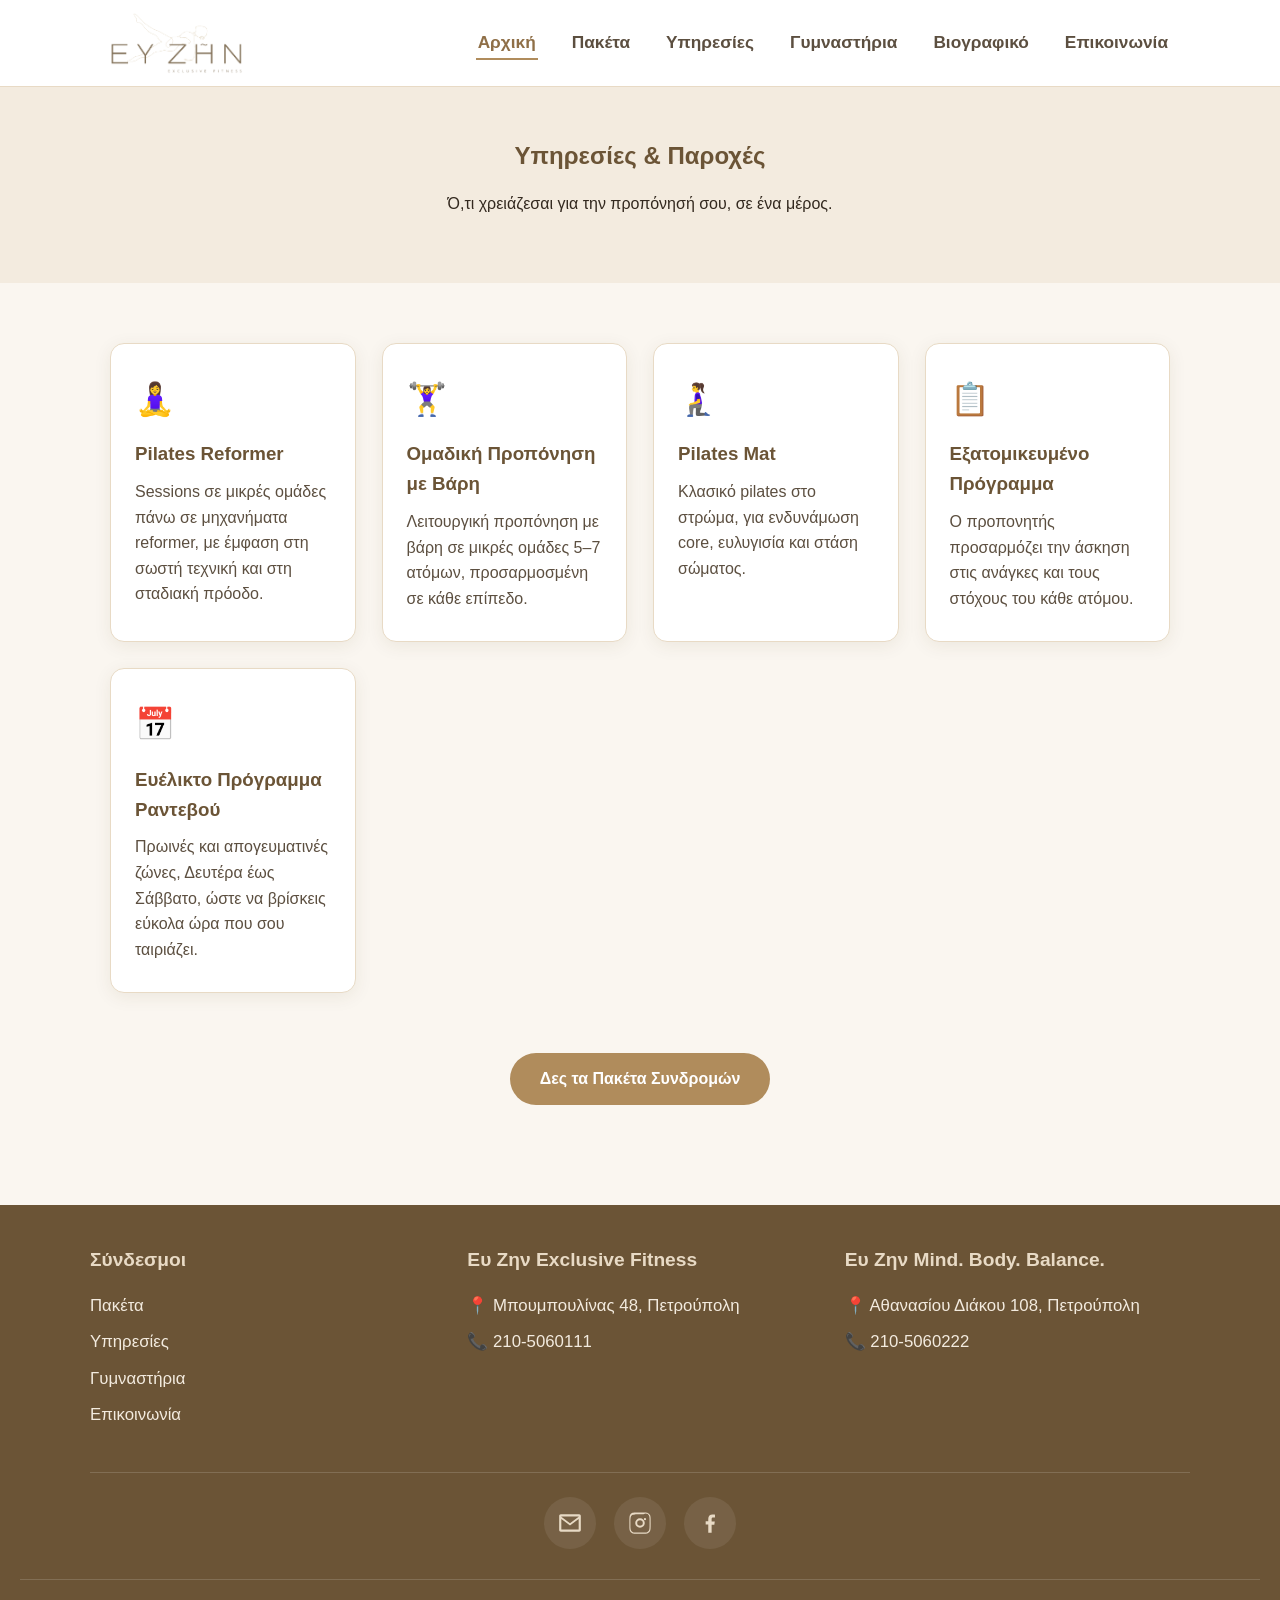
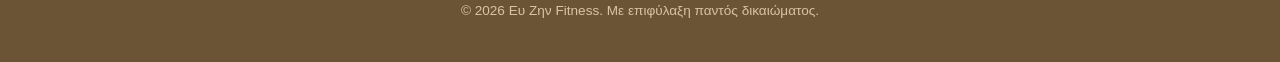
<file: services.html>
<!DOCTYPE html>
<html lang="el">
<head>
<meta charset="UTF-8">
<meta name="viewport" content="width=device-width, initial-scale=1.0">
<title>Ευ Ζην Fitness | Υπηρεσίες</title>
<link rel="stylesheet" href="css/style.css">
</head>
<body>

<header>
  <div class="nav-wrap">
    <a href="index.html" class="logo">
        <img src="images/logo.png" alt="Ευ Ζην Fitness λογότυπο">
    </a>
    <button class="nav-toggle" onclick="document.querySelector('nav ul').classList.toggle('open')">☰</button>
    <nav>
      <ul>
        <li><a href="index.html" class="active">Αρχική</a></li>
        <li><a href="packages.html">Πακέτα</a></li>
        <li><a href="services.html">Υπηρεσίες</a></li>
        <li><a href="gyms.html">Γυμναστήρια</a></li>
        <li><a href="bio.html">Βιογραφικό</a></li>
        <li><a href="contact.html">Επικοινωνία</a></li>
      </ul>
    </nav>
  </div>
</header>

<section class="page-hero">
  <h1>Υπηρεσίες &amp; Παροχές</h1>
  <p>Ό,τι χρειάζεσαι για την προπόνησή σου, σε ένα μέρος.</p>
</section>

<div class="container">
  <div class="grid">
    <div class="card">
      <div class="icon">🧘‍♀️</div>
      <h3>Pilates Reformer</h3>
      <p>Sessions σε μικρές ομάδες πάνω σε μηχανήματα reformer, με έμφαση στη σωστή τεχνική και στη σταδιακή πρόοδο.</p>
    </div>
    <div class="card">
      <div class="icon">🏋️‍♀️</div>
      <h3>Ομαδική Προπόνηση με Βάρη</h3>
      <p>Λειτουργική προπόνηση με βάρη σε μικρές ομάδες 5–7 ατόμων, προσαρμοσμένη σε κάθε επίπεδο.</p>
    </div>
    <div class="card">
      <div class="icon">🧎‍♀️</div>
      <h3>Pilates Mat</h3>
      <p>Κλασικό pilates στο στρώμα, για ενδυνάμωση core, ευλυγισία και στάση σώματος.</p>
    </div>
    <div class="card">
      <div class="icon">📋</div>
      <h3>Εξατομικευμένο Πρόγραμμα</h3>
      <p>Ο προπονητής προσαρμόζει την άσκηση στις ανάγκες και τους στόχους του κάθε ατόμου.</p>
    </div>
    <div class="card">
      <div class="icon">📅</div>
      <h3>Ευέλικτο Πρόγραμμα Ραντεβού</h3>
      <p>Πρωινές και απογευματινές ζώνες, Δευτέρα έως Σάββατο, ώστε να βρίσκεις εύκολα ώρα που σου ταιριάζει.</p>
    </div>
  </div>
</div>

<div class="container" style="padding-top:0; text-align:center;">
  <a href="packages.html" class="btn">Δες τα Πακέτα Συνδρομών</a>
</div>

<footer>
  <div class="footer-wrap">
    <div class="fcol">
      <h4>Σύνδεσμοι</h4>
      <a href="packages.html">Πακέτα</a>
      <a href="services.html">Υπηρεσίες</a>
      <a href="gyms.html">Γυμναστήρια</a>
      <a href="contact.html">Επικοινωνία</a>
    </div>
    <div class="fcol">
      <h4>Ευ Ζην Exclusive Fitness</h4>
      <p class="ficon-line"><span class="ficon">📍</span> Μπουμπουλίνας 48, Πετρούπολη</p>
      <p class="ficon-line"><span class="ficon">📞</span> 210-5060111</p>
    </div>
    <div class="fcol">
      <h4>Ευ Ζην Mind. Body. Balance.</h4>
      <p class="ficon-line"><span class="ficon">📍</span> Αθανασίου Διάκου 108, Πετρούπολη</p>
      <p class="ficon-line"><span class="ficon">📞</span> 210-5060222</p>
    </div>
  </div>
  <div class="social-row">
  <a href="mailto:euzinfitness@gmail.com" aria-label="Email" class="social-icon">
    <svg viewBox="0 0 24 24" width="22" height="22" fill="currentColor">
      <path d="M2 5.5C2 4.67 2.67 4 3.5 4h17c.83 0 1.5.67 1.5 1.5v13c0 .83-.67 1.5-1.5 1.5h-17C2.67 20 2 19.33 2 18.5v-13zm2 .4v.3l8 6 8-6v-.3H4zm16 2.3l-7.4 5.55a1 1 0 0 1-1.2 0L4 8.2V18h16V8.2z"/>
    </svg>
  </a>
  <a href="https://instagram.com/euzin_fitness" target="_blank" rel="noopener" aria-label="Instagram" class="social-icon">
    <svg viewBox="0 0 24 24" width="22" height="22" fill="currentColor">
      <path d="M12 2.2c3.2 0 3.58.01 4.85.07 1.17.05 1.8.25 2.23.41.56.22.96.48 1.38.9.42.42.68.82.9 1.38.16.42.36 1.06.41 2.23.06 1.27.07 1.65.07 4.85s-.01 3.58-.07 4.85c-.05 1.17-.25 1.8-.41 2.23-.22.56-.48.96-.9 1.38-.42.42-.82.68-1.38.9-.42.16-1.06.36-2.23.41-1.27.06-1.65.07-4.85.07s-3.58-.01-4.85-.07c-1.17-.05-1.8-.25-2.23-.41-.56-.22-.96-.48-1.38-.9-.42-.42-.68-.82-.9-1.38-.16-.42-.36-1.06-.41-2.23C2.21 15.58 2.2 15.2 2.2 12s.01-3.58.07-4.85c.05-1.17.25-1.8.41-2.23.22-.56.48-.96.9-1.38.42-.42.82-.68 1.38-.9.42-.16 1.06-.36 2.23-.41C8.42 2.21 8.8 2.2 12 2.2zm0 1.8c-3.14 0-3.5.01-4.73.07-.96.04-1.48.2-1.83.34-.46.18-.79.39-1.13.74-.35.34-.56.67-.74 1.13-.14.35-.3.87-.34 1.83C3.17 8.5 3.16 8.86 3.16 12s.01 3.5.07 4.73c.04.96.2 1.48.34 1.83.18.46.39.79.74 1.13.34.35.67.56 1.13.74.35.14.87.3 1.83.34 1.23.06 1.59.07 4.73.07s3.5-.01 4.73-.07c.96-.04 1.48-.2 1.83-.34.46-.18.79-.39 1.13-.74.35-.34.56-.67.74-1.13.14-.35.3-.87.34-1.83.06-1.23.07-1.59.07-4.73s-.01-3.5-.07-4.73c-.04-.96-.2-1.48-.34-1.83-.18-.46-.39-.79-.74-1.13a3.02 3.02 0 0 0-1.13-.74c-.35-.14-.87-.3-1.83-.34C15.5 4.01 15.14 4 12 4zm0 3.6a4.4 4.4 0 1 1 0 8.8 4.4 4.4 0 0 1 0-8.8zm0 1.8a2.6 2.6 0 1 0 0 5.2 2.6 2.6 0 0 0 0-5.2zm4.6-2a1.03 1.03 0 1 1 0 2.06 1.03 1.03 0 0 1 0-2.06z"/>
    </svg>
  </a>
  <a href="https://facebook.com/euzinexclusivefitness" target="_blank" rel="noopener" aria-label="Facebook" class="social-icon">
    <svg viewBox="0 0 24 24" width="22" height="22" fill="currentColor">
      <path d="M13.5 21v-7.5h2.5l.4-3H13.5V8.4c0-.87.24-1.46 1.5-1.46h1.6V4.3c-.28-.04-1.22-.12-2.32-.12-2.3 0-3.88 1.4-3.88 3.98v2.22H8v3h2.4V21h3.1z"/>
    </svg>
  </a>
</div>

  <div class="footer-bottom">© 2026 Ευ Ζην Fitness. Με επιφύλαξη παντός δικαιώματος.</div>
</footer>

</body>
</html>
</file>
<file: css/style.css>
:root {
  --sand-50:  #faf6f0;
  --sand-100: #f3ebdf;
  --sand-200: #e8dac5;
  --sand-300: #d9c3a3;
  --sand-400: #c6a67a;
  --sand-500: #b08c5c;
  --sand-600: #8f6f47;
  --sand-700: #6b5436;
  --ink:      #33291f;
  --ink-soft: #5c4f40;
  --white:    #ffffff;
  --radius:   14px;
  --shadow:   0 4px 18px rgba(80, 60, 30, 0.08);
}

* { box-sizing: border-box; }

body {
  margin: 0;
  font-family: 'Segoe UI', Roboto, Arial, sans-serif;
  background: var(--sand-50);
  color: var(--ink);
  line-height: 1.6;
}

img { max-width: 100%; display: block; }

a { color: inherit; text-decoration: none; }

/* Header / Nav */
header {
  background: var(--white);
  border-bottom: 1px solid var(--sand-200);
  position: sticky;
  top: 0;
  z-index: 100;
}

.nav-wrap {
  max-width: 1140px;
  margin: 0 auto;
  display: flex;
  align-items: center;
  justify-content: space-between;
  padding: 12px 40px;
}

.logo {
  display: flex;
  align-items: center;
  gap: 12px;
  font-weight: 700;
  font-size: 1.5rem;
  color: var(--sand-700);
}

.logo img { height: 62px; width: auto; }

nav ul {
  list-style: none;
  display: flex;
  gap: 32px;
  margin: 0;
  padding: 0;
}

nav a {
  font-weight: 600;
  font-size: 1.08rem;
  color: var(--ink-soft);
  padding: 6px 2px;
  border-bottom: 2px solid transparent;
  transition: border-color .2s, color .2s;
}

nav a:hover,
nav a.active {
  color: var(--sand-600);
  border-color: var(--sand-500);
}

.nav-toggle { display: none; }

/* Hero */
.hero {
  background: linear-gradient(135deg, var(--sand-200), var(--sand-100));
  padding: 80px 20px;
  text-align: center;
}

.hero h1 {
  font-size: 2.6rem;
  margin: 0 0 14px;
  color: var(--sand-700);
}

.hero p {
  font-size: 1.15rem;
  color: var(--ink-soft);
  max-width: 600px;
  margin: 0 auto 28px;
}

.page-hero {
  background: var(--sand-100);
  padding: 50px 20px;
  text-align: center;
}

.page-hero h1 { color: var(--sand-700); margin: 0; }

/* Buttons */
.btn {
  display: inline-block;
  background: var(--sand-500);
  color: var(--white);
  padding: 13px 30px;
  border-radius: 30px;
  font-weight: 700;
  transition: background .2s, transform .2s;
}

.btn:hover { background: var(--sand-600); transform: translateY(-2px); }

.btn-outline {
  background: transparent;
  border: 2px solid var(--sand-500);
  color: var(--sand-600);
}

.btn-outline:hover { background: var(--sand-500); color: var(--white); }

/* Layout helpers */
.container {
  max-width: 1100px;
  margin: 0 auto;
  padding: 60px 20px;
}

.section-title {
  text-align: center;
  font-size: 2rem;
  color: var(--sand-700);
  margin-bottom: 10px;
}

.section-sub {
  text-align: center;
  color: var(--ink-soft);
  max-width: 620px;
  margin: 0 auto 40px;
}

/* Cards grid (services / features) */
.grid {
  display: grid;
  grid-template-columns: repeat(auto-fit, minmax(240px, 1fr));
  gap: 26px;
}

.card {
  background: var(--white);
  border-radius: var(--radius);
  padding: 30px 24px;
  box-shadow: var(--shadow);
  border: 1px solid var(--sand-200);
}

.card .icon {
  font-size: 2rem;
  margin-bottom: 14px;
}

.card h3 {
  margin: 0 0 10px;
  color: var(--sand-700);
}

.card p { color: var(--ink-soft); margin: 0; }

/* Pricing */
.pricing-grid {
  display: grid;
  grid-template-columns: repeat(auto-fit, minmax(260px, 1fr));
  gap: 26px;
}

.price-card {
  background: var(--white);
  border-radius: var(--radius);
  padding: 34px 26px;
  text-align: center;
  box-shadow: var(--shadow);
  border: 1px solid var(--sand-200);
  position: relative;
}

.price-card.featured {
  border: 2px solid var(--sand-500);
  transform: scale(1.03);
}

.price-card .badge {
  position: absolute;
  top: -12px;
  left: 50%;
  transform: translateX(-50%);
  background: var(--sand-500);
  color: var(--white);
  font-size: .75rem;
  font-weight: 700;
  padding: 5px 14px;
  border-radius: 20px;
}

.price-card h3 { color: var(--sand-700); margin: 6px 0; }

.price {
  font-size: 2.2rem;
  font-weight: 800;
  color: var(--ink);
  margin: 14px 0;
}

.price span { font-size: 1rem; font-weight: 500; color: var(--ink-soft); }

.price-card ul {
  list-style: none;
  padding: 0;
  margin: 20px 0;
  text-align: left;
  color: var(--ink-soft);
}

.price-card ul li {
  padding: 7px 0;
  border-bottom: 1px solid var(--sand-100);
}

.price-card ul li::before {
  content: "✓ ";
  color: var(--sand-600);
  font-weight: 700;
}

/* Gyms */
.gym-block {
  display: grid;
  grid-template-columns: 1fr 1fr;
  gap: 40px;
  align-items: center;
  margin-bottom: 70px;
}

.gym-block:nth-child(even) .gym-photo { order: 2; }

.gym-photo img {
  border-radius: var(--radius);
  box-shadow: var(--shadow);
  aspect-ratio: 4/3;
  object-fit: cover;
  width: 100%;
}

.gym-info h2 { color: var(--sand-700); margin-top: 0; }
.gym-info .tag {
  display: inline-block;
  background: var(--sand-200);
  color: var(--sand-700);
  font-size: .8rem;
  font-weight: 700;
  padding: 4px 12px;
  border-radius: 20px;
  margin-bottom: 12px;
}
.gym-info ul { color: var(--ink-soft); padding-left: 20px; }

/* Bio page */
.bio-wrap {
  display: grid;
  grid-template-columns: 280px 1fr;
  gap: 46px;
  align-items: start;
}

.bio-photo img {
  border-radius: var(--radius);
  box-shadow: var(--shadow);
  aspect-ratio: 3/4;
  object-fit: cover;
  width: 100%;
}

.bio-text h2 { color: var(--sand-700); }
.bio-text h3 {
  color: var(--sand-600);
  margin-top: 30px;
  border-bottom: 2px solid var(--sand-200);
  padding-bottom: 6px;
}

/* Contact */
.contact-grid {
  display: grid;
  grid-template-columns: 1fr 1fr;
  gap: 40px;
}

.contact-card {
  background: var(--white);
  border-radius: var(--radius);
  padding: 28px;
  box-shadow: var(--shadow);
  border: 1px solid var(--sand-200);
  margin-bottom: 20px;
}

.contact-card h3 { color: var(--sand-700); margin-top: 0; }
.contact-card p { color: var(--ink-soft); margin: 6px 0; }

form label {
  display: block;
  font-weight: 600;
  margin: 14px 0 6px;
  color: var(--ink-soft);
}

form input, form textarea {
  width: 100%;
  padding: 12px 14px;
  border: 1px solid var(--sand-300);
  border-radius: 8px;
  font-family: inherit;
  font-size: 1rem;
  background: var(--sand-50);
}

form textarea { resize: vertical; min-height: 120px; }

form select {
  width: 100%;
  padding: 12px 14px;
  border: 1px solid var(--sand-300);
  border-radius: 8px;
  font-family: inherit;
  font-size: 1rem;
  background: var(--sand-50);
  color: var(--ink);
}

/* Footer */
footer {
  background: var(--sand-700);
  color: var(--sand-100);
  padding: 40px 20px;
  margin-top: 40px;
}

.footer-wrap {
  max-width: 1100px;
  margin: 0 auto;
  display: grid;
  grid-template-columns: 1fr 1fr 1fr;
  gap: 32px;
}

@media (max-width: 700px) {
  .footer-wrap{
    grid-template-columns: 1fr;
    gap: 30px;
    text-align: left;
  }
}

footer a { color: var(--sand-100); }
footer a:hover { color: var(--white); }
footer .fcol h4 {
  margin: 0 0 16px;
  color: var(--sand-200);
  font-size: 1.2rem;
}
footer .fcol p, .fcol a {
  display: block;
  margin: 8px 0;
  font-size: 1.05rem;
  line-height: 1.7;
}
.footer-bottom {
  text-align: center;
  margin-top: 30px;
  padding-top: 20px;
  border-top: 1px solid rgba(255,255,255,.15);
  font-size: .85rem;
  color: var(--sand-300);
}

.ficon-line {
  display: flex;
  align-items: flex-start;
  gap: 8px;
}

.ficon {
  flex-shrink: 0;
}

/* Responsive */
@media (max-width: 780px) {
  .nav-wrap {
    position: relative;
    justify-content: center;
  }
  .logo {
    margin: 0 auto;
  }
  .nav-toggle {
    position: absolute;
    right: 20px;
    top: 50%;
    transform: translateY(-50%);
  }
  nav ul {
    position: absolute;
    top: 100%;
    left: 0;
    right: 0;
    background: var(--white);
    flex-direction: column;
    padding: 16px 20px;
    display: none;
    border-bottom: 1px solid var(--sand-200);
  }
  nav ul.open { display: flex; }
  .nav-toggle {
    display: block;
    background: none;
    border: none;
    font-size: 1.6rem;
    color: var(--sand-700);
    cursor: pointer;
  }
  .gym-block, .bio-wrap, .contact-grid {
    grid-template-columns: 1fr;
  }
  .gym-block:nth-child(even) .gym-photo { order: 0; }
  .hero h1 { font-size: 2rem; }
}

/* Philosophy carousel */
.philosophy {
  background: var(--sand-100);
  padding: 80px 20px 50px;
  text-align: center;
}

.phil-carousel {
  position: relative;
  max-width: 640px;
  min-height: 320px;
  margin: 0 auto;
  display: flex;
  align-items: center;
  justify-content: center;
}

.phil-slide {
  position: absolute;
  top: 0;
  left: 0;
  width: 100%;
  opacity: 0;
  pointer-events: none;
  transition: opacity 1s ease-in-out;
  padding: 20px;
}

.phil-slide.active {
  opacity: 1;
  pointer-events: auto;
}

.phil-num {
  display: inline-block;
  font-size: .8rem;
  letter-spacing: 2px;
  color: var(--sand-500);
  margin-bottom: 18px;
  position: relative;
  padding-bottom: 14px;
}

.phil-num::after {
  content: "";
  position: absolute;
  bottom: 0;
  left: 50%;
  transform: translateX(-50%);
  width: 36px;
  height: 2px;
  background: var(--sand-400);
}

.phil-slide h2,
.phil-slide h3 {
  color: var(--sand-700);
  text-transform: uppercase;
  letter-spacing: 1px;
  margin: 0 0 24px;
  line-height: 1.4;
}

.phil-big { font-size: 2rem; }
.phil-big-sm { font-size: 1.6rem; }
.phil-slide h3 { font-size: 1.25rem; }

.phil-slide p {
  color: var(--ink-soft);
  font-size: 1.02rem;
  line-height: 1.8;
  margin: 0 0 14px;
}
.phil-slide p:last-child { margin-bottom: 0; }

.phil-tag {
  display: block;
  font-size: .78rem;
  letter-spacing: 2px;
  color: var(--sand-500);
  text-transform: uppercase;
  margin-top: 6px;
}

.phil-list {
  list-style: none;
  padding: 0;
  margin: 0;
}
.phil-list li {
  padding: 10px 0;
  border-top: 1px solid var(--sand-200);
  color: var(--ink-soft);
  font-size: 1.02rem;
}
.phil-list li:first-child { border-top: none; }

.phil-dots {
  display: flex;
  justify-content: center;
  gap: 10px;
  margin-top: 40px;
}

.phil-dot {
  width: 9px;
  height: 9px;
  border-radius: 50%;
  background: var(--sand-300);
  cursor: pointer;
  border: none;
  padding: 0;
  transition: background .2s, transform .2s;
}

.phil-dot.active {
  background: var(--sand-600);
  transform: scale(1.3);
}

@media (max-width: 600px) {
  .phil-carousel { min-height: 380px; }
  .phil-big { font-size: 1.5rem; }
  .phil-big-sm { font-size: 1.3rem; }
}

/* Social */
.social-row {
  display: flex;
  justify-content: center;
  gap: 18px;
  margin-top: 34px;
  padding-top: 24px;
  border-top: 1px solid rgba(255,255,255,.15);
  max-width: 1100px;
  margin-left: auto;
  margin-right: auto;
}

.social-icon {
  display: flex;
  align-items: center;
  justify-content: center;
  width: 52px;
  height: 52px;
  border-radius: 50%;
  background: rgba(255,255,255,.08);
  color: var(--sand-200);
  transition: background .2s, color .2s, transform .2s;
}

.social-icon svg {
  width: 26px;
  height: 26px;
}

.social-icon:hover {
  background: var(--sand-500);
  color: var(--white);
  transform: translateY(-2px);
}

@media (max-width: 480px) {
  .nav-wrap {
    padding: 10px 16px;
  }
  .logo img {
    height: 46px;
  }
  .nav-toggle {
    font-size: 1.4rem;
  }
}
</file>
